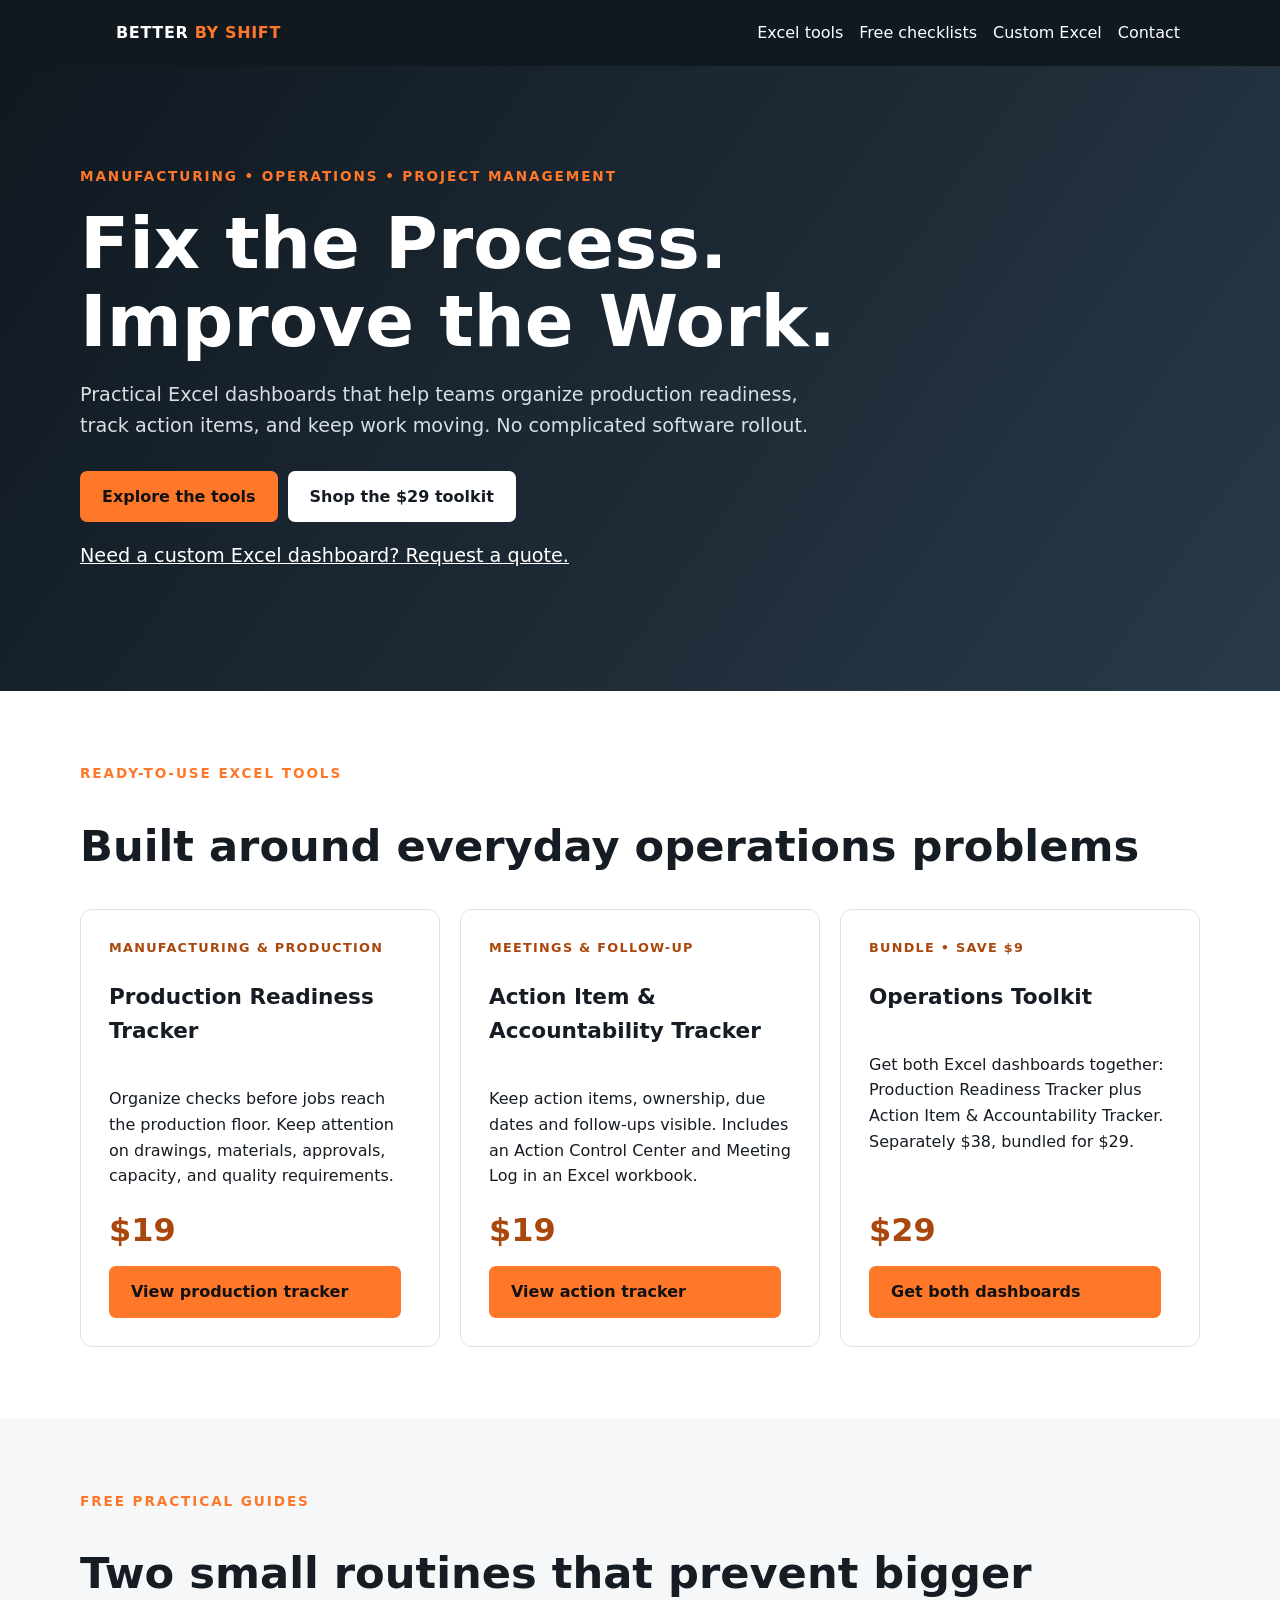
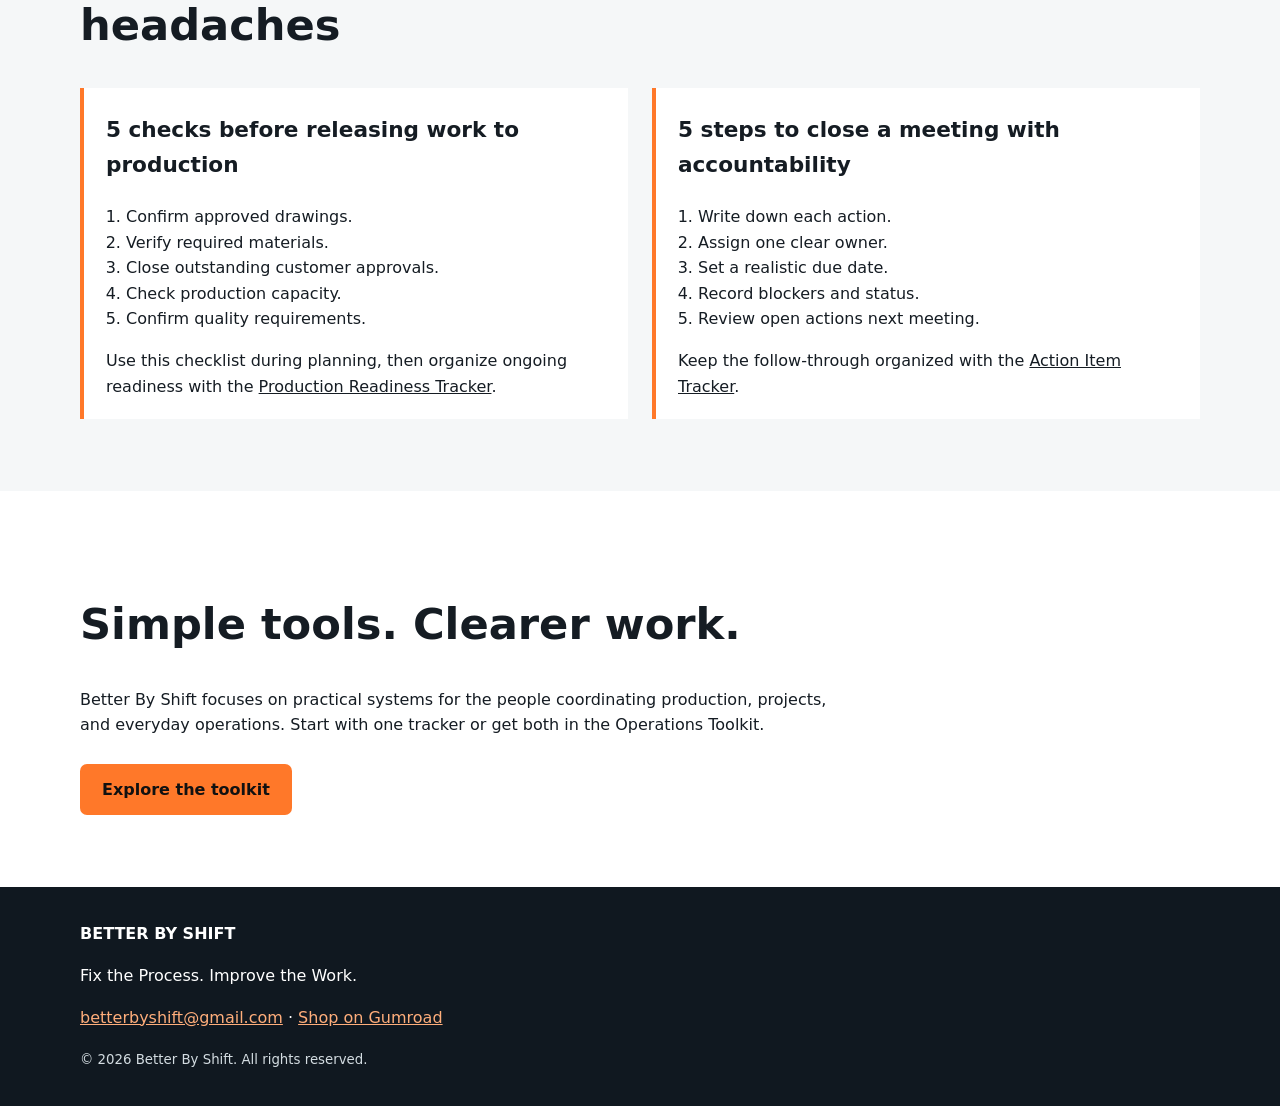
<file: index.html>
<!doctype html><html lang="en"><head><meta charset="utf-8"><meta name="viewport" content="width=device-width,initial-scale=1"><title>Better By Shift | Excel Dashboards for Manufacturing & Project Management</title><meta name="description" content="Practical Excel dashboards for production readiness, manufacturing operations, meeting action items and project accountability. Better By Shift tools start at $19."><link rel="canonical" href="https://betterbyshift.github.io/"><meta property="og:title" content="Better By Shift | Fix the Process. Improve the Work."><meta property="og:description" content="Practical Excel dashboards for manufacturing and project teams."><meta property="og:type" content="website"><meta property="og:url" content="https://betterbyshift.github.io/"><link rel="stylesheet" href="/style.css"><script type="application/ld+json">{"@context":"https://schema.org","@type":"Organization","name":"Better By Shift","url":"https://betterbyshift.github.io/","email":"betterbyshift@gmail.com","sameAs":["https://betterbyshift.gumroad.com"]}</script></head><body><header><nav><a class="logo" href="/">BETTER <span>BY SHIFT</span></a><div><a href="#tools">Excel tools</a><a href="#checklists">Free checklists</a><a href="/custom-excel.html">Custom Excel</a><a href="mailto:betterbyshift@gmail.com">Contact</a></div></nav></header><main><section class="hero"><div class="wrap"><div class="eyebrow">Manufacturing • Operations • Project Management</div><h1>Fix the Process.<br>Improve the Work.</h1><p>Practical Excel dashboards that help teams organize production readiness, track action items, and keep work moving. No complicated software rollout.</p><a class="btn" href="#tools">Explore the tools</a><a class="btn alt" href="https://betterbyshift.gumroad.com/l/jtxwc" rel="noopener">Shop the $29 toolkit</a><p><a href="/custom-excel.html" style="color:#fff;text-decoration:underline">Need a custom Excel dashboard? Request a quote.</a></p></div></section><section class="section" id="tools"><div class="wrap"><div class="eyebrow">Ready-to-use Excel tools</div><h2>Built around everyday operations problems</h2><div class="grid"><article class="card"><div class="tag">Manufacturing & production</div><h3>Production Readiness Tracker</h3><p>Organize checks before jobs reach the production floor. Keep attention on drawings, materials, approvals, capacity, and quality requirements.</p><div class="price">$19</div><a class="btn" href="https://betterbyshift.gumroad.com/l/xqkmvs" rel="noopener">View production tracker</a></article><article class="card"><div class="tag">Meetings & follow-up</div><h3>Action Item & Accountability Tracker</h3><p>Keep action items, ownership, due dates and follow-ups visible. Includes an Action Control Center and Meeting Log in an Excel workbook.</p><div class="price">$19</div><a class="btn" href="https://betterbyshift.gumroad.com/l/zdnrqs" rel="noopener">View action tracker</a></article><article class="card"><div class="tag">Bundle • Save $9</div><h3>Operations Toolkit</h3><p>Get both Excel dashboards together: Production Readiness Tracker plus Action Item & Accountability Tracker. Separately $38, bundled for $29.</p><div class="price">$29</div><a class="btn" href="https://betterbyshift.gumroad.com/l/jtxwc" rel="noopener">Get both dashboards</a></article></div></div></section><section class="section gray" id="checklists"><div class="wrap"><div class="eyebrow">Free practical guides</div><h2>Two small routines that prevent bigger headaches</h2><div class="steps"><article><h3>5 checks before releasing work to production</h3><ol><li>Confirm approved drawings.</li><li>Verify required materials.</li><li>Close outstanding customer approvals.</li><li>Check production capacity.</li><li>Confirm quality requirements.</li></ol><p>Use this checklist during planning, then organize ongoing readiness with the <a href="https://betterbyshift.gumroad.com/l/xqkmvs">Production Readiness Tracker</a>.</p></article><article><h3>5 steps to close a meeting with accountability</h3><ol><li>Write down each action.</li><li>Assign one clear owner.</li><li>Set a realistic due date.</li><li>Record blockers and status.</li><li>Review open actions next meeting.</li></ol><p>Keep the follow-through organized with the <a href="https://betterbyshift.gumroad.com/l/zdnrqs">Action Item Tracker</a>.</p></article></div></div></section><section class="section"><div class="wrap"><h2>Simple tools. Clearer work.</h2><p>Better By Shift focuses on practical systems for the people coordinating production, projects, and everyday operations. Start with one tracker or get both in the Operations Toolkit.</p><a class="btn" href="https://betterbyshift.gumroad.com/l/jtxwc">Explore the toolkit</a></div></section></main><footer><div class="wrap"><strong>BETTER BY SHIFT</strong><p>Fix the Process. Improve the Work.</p><p><a href="mailto:betterbyshift@gmail.com">betterbyshift@gmail.com</a> · <a href="https://betterbyshift.gumroad.com">Shop on Gumroad</a></p><small>© 2026 Better By Shift. All rights reserved.</small></div></footer></body></html>
</file>
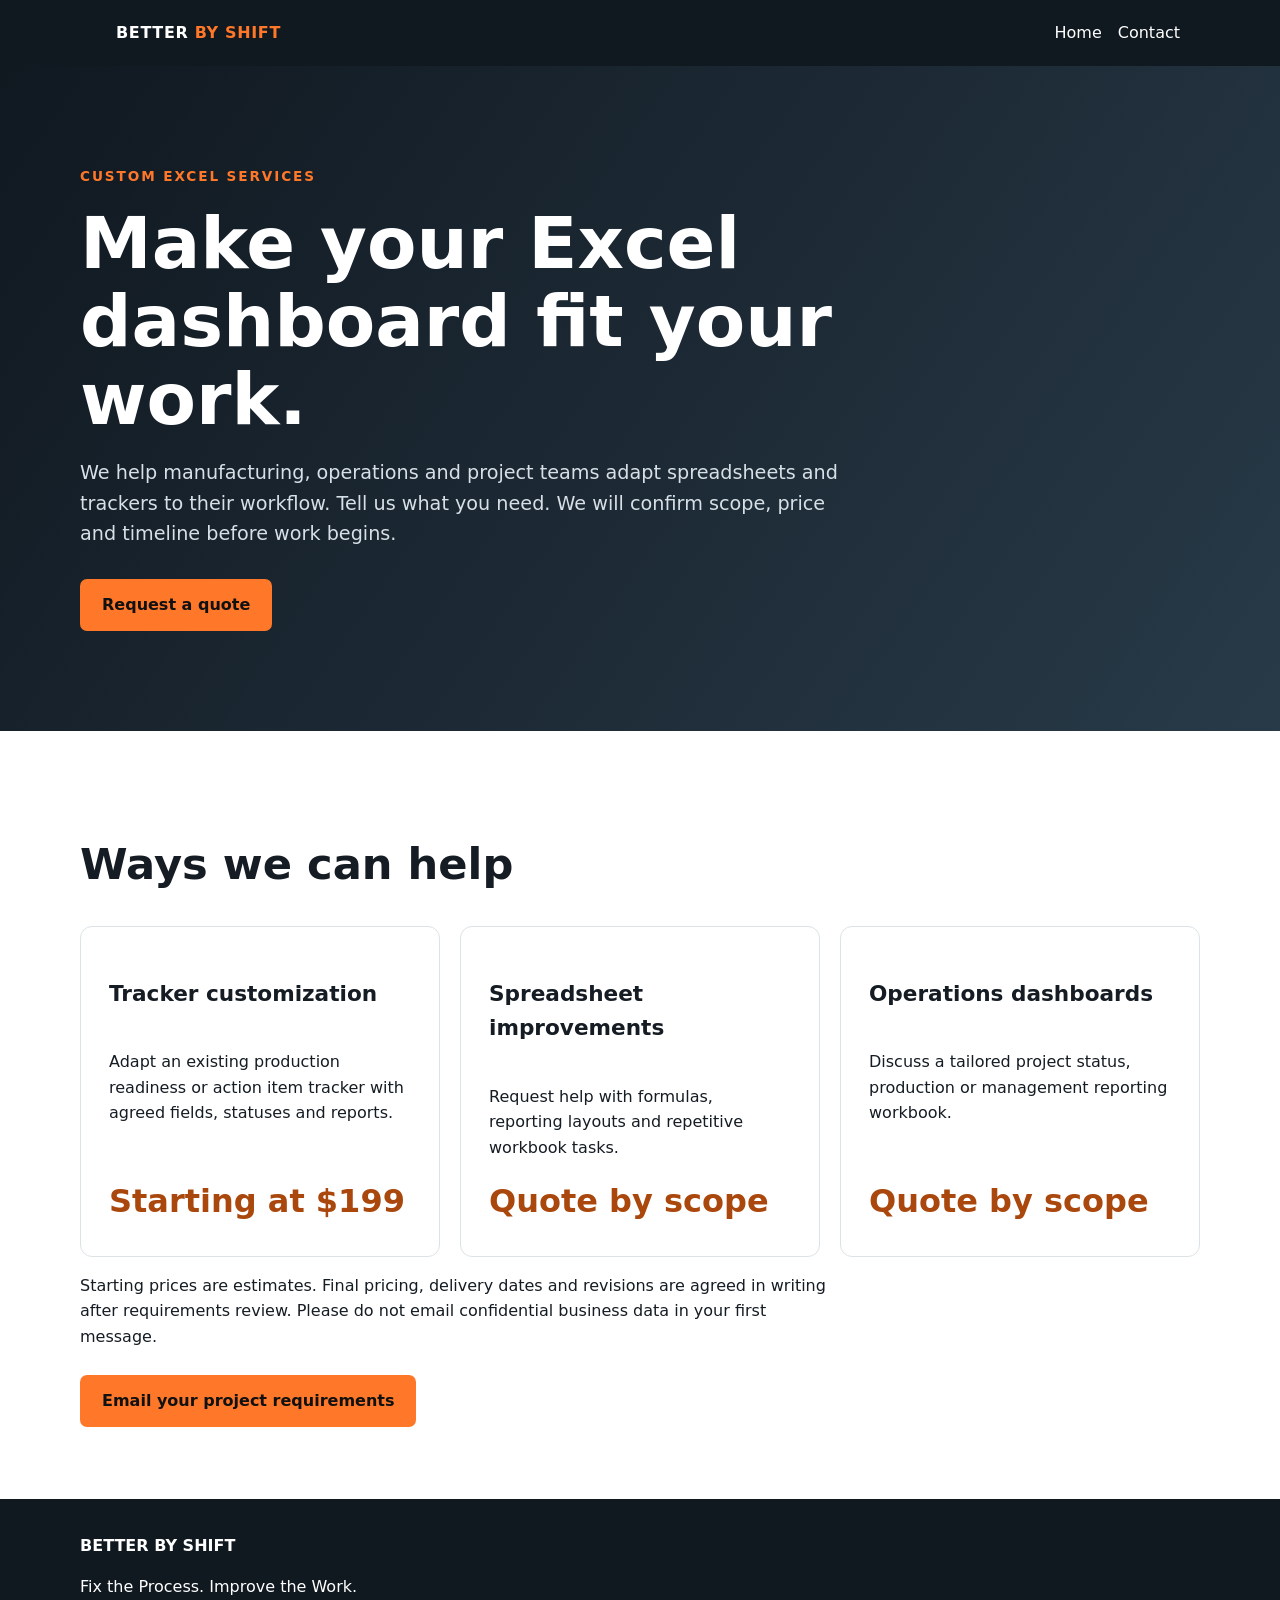
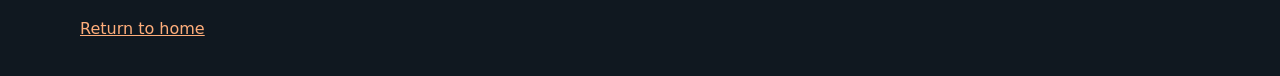
<file: custom-excel.html>
<!doctype html>
<html lang="en"><head><meta charset="utf-8"><meta name="viewport" content="width=device-width, initial-scale=1"><title>Custom Excel Dashboard Services | Better By Shift</title><meta name="description" content="Request an Excel dashboard customization for manufacturing, operations and project management."><link rel="stylesheet" href="/style.css"></head>
<body><header><nav><a class="logo" href="/">BETTER <span>BY SHIFT</span></a><div><a href="/">Home</a><a href="mailto:betterbyshift@gmail.com">Contact</a></div></nav></header>
<main><section class="hero"><div class="wrap"><div class="eyebrow">Custom Excel services</div><h1>Make your Excel dashboard fit your work.</h1><p>We help manufacturing, operations and project teams adapt spreadsheets and trackers to their workflow. Tell us what you need. We will confirm scope, price and timeline before work begins.</p><a class="btn" href="mailto:betterbyshift@gmail.com?subject=Custom%20Excel%20Quote">Request a quote</a></div></section>
<section class="section"><div class="wrap"><h2>Ways we can help</h2><div class="grid"><article class="card"><h3>Tracker customization</h3><p>Adapt an existing production readiness or action item tracker with agreed fields, statuses and reports.</p><div class="price">Starting at $199</div></article><article class="card"><h3>Spreadsheet improvements</h3><p>Request help with formulas, reporting layouts and repetitive workbook tasks.</p><div class="price">Quote by scope</div></article><article class="card"><h3>Operations dashboards</h3><p>Discuss a tailored project status, production or management reporting workbook.</p><div class="price">Quote by scope</div></article></div><p>Starting prices are estimates. Final pricing, delivery dates and revisions are agreed in writing after requirements review. Please do not email confidential business data in your first message.</p><a class="btn" href="mailto:betterbyshift@gmail.com?subject=Excel%20Project%20Inquiry">Email your project requirements</a></div></section></main>
<footer><div class="wrap"><strong>BETTER BY SHIFT</strong><p>Fix the Process. Improve the Work.</p><a href="/">Return to home</a></div></footer></body></html>
</file>
<file: style.css>
:root{--orange:#ff7829;--dark:#151c23;--muted:#52606d;--bg:#f5f7f8}*{box-sizing:border-box}body{margin:0;font-family:system-ui,-apple-system,Segoe UI,sans-serif;color:var(--dark);line-height:1.6}a{color:inherit}header{background:#101820;color:white}nav{max-width:1120px;margin:auto;padding:20px;display:flex;align-items:center;justify-content:space-between;gap:20px}nav a{text-decoration:none;margin-left:16px}.logo{font-weight:900;letter-spacing:.04em}.logo span{color:var(--orange)}.hero{background:linear-gradient(125deg,#101820,#283a48);color:white;padding:100px 20px}.wrap{max-width:1120px;margin:auto}.eyebrow{color:var(--orange);text-transform:uppercase;letter-spacing:.14em;font-weight:800;font-size:.85rem}h1{font-size:clamp(2.5rem,6vw,4.5rem);line-height:1.08;max-width:850px;margin:18px 0}h2{font-size:clamp(1.8rem,4vw,2.7rem);line-height:1.2}h3{font-size:1.35rem}p{max-width:760px}.hero p{font-size:1.2rem;color:#d7e0e6}.btn{display:inline-block;background:var(--orange);color:#111;text-decoration:none;font-weight:800;border-radius:7px;padding:13px 22px;margin:10px 10px 0 0}.btn.alt{background:white;color:#151c23}.section{padding:72px 20px}.section.gray{background:var(--bg)}.grid{display:grid;grid-template-columns:repeat(3,minmax(0,1fr));gap:20px}.card{border:1px solid #dce3e7;border-radius:12px;padding:28px;background:white;display:flex;flex-direction:column}.card p{flex:1}.price{font-size:2rem;font-weight:900;color:#a9470c}.tag{font-weight:800;color:#a9470c;font-size:.8rem;letter-spacing:.1em;text-transform:uppercase}.steps{display:grid;grid-template-columns:repeat(2,1fr);gap:24px}.steps article{border-left:4px solid var(--orange);padding:4px 22px;background:white}.steps ol{padding-left:20px}footer{background:#101820;color:white;padding:34px 20px}footer a{color:#ffae7b}small{color:#d3dce1}@media(max-width:760px){.grid,.steps{grid-template-columns:1fr}nav{flex-direction:column;align-items:flex-start}nav a{margin:0 16px 0 0}.hero{padding:70px 20px}}
</file>
